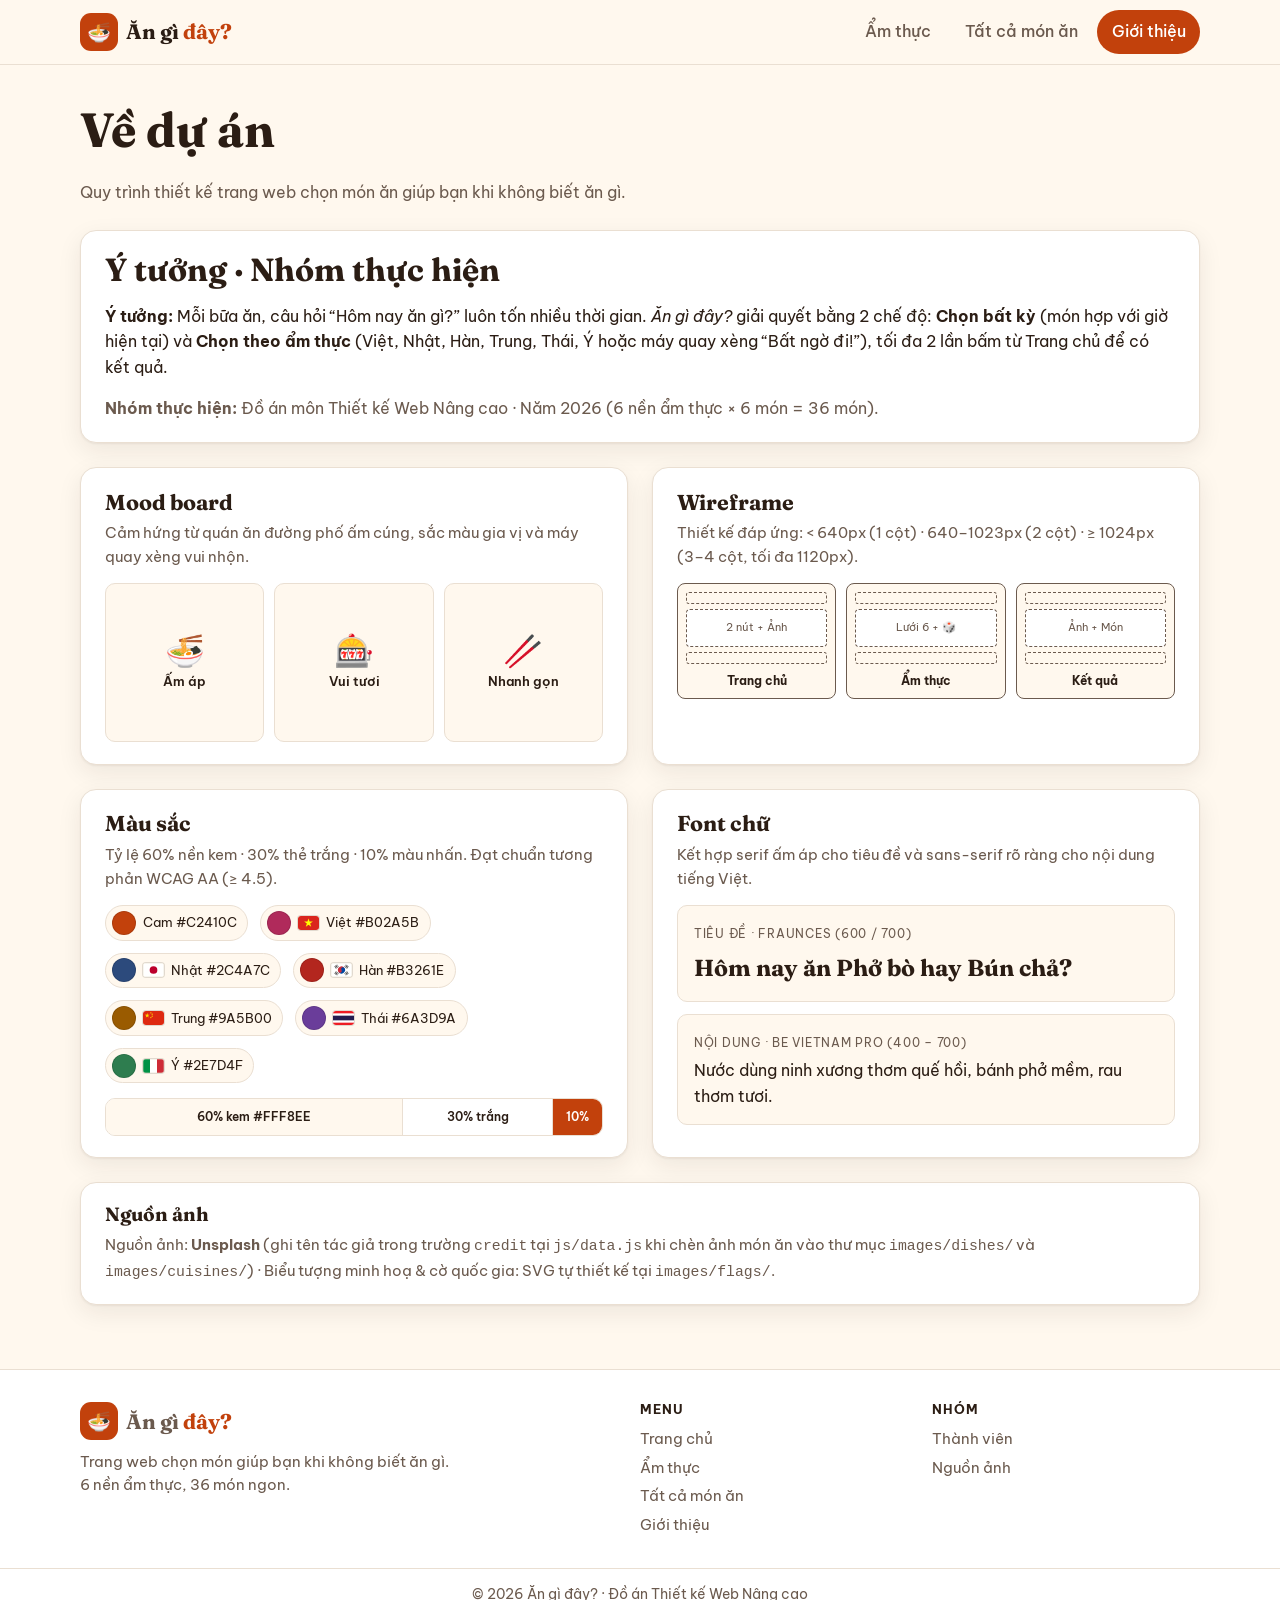
<file: about.html>
<!DOCTYPE html>
<html lang="vi">
<head>
  <meta charset="UTF-8">
  <meta name="viewport" content="width=device-width, initial-scale=1.0">
  <title>Giới thiệu — Ăn gì đây?</title>
  <meta name="description" content="Về dự án Ăn gì đây?: ý tưởng, nhóm thực hiện, mood board, wireframe, bảng màu, font chữ và nguồn ảnh.">
  <link rel="icon" href="images/logo.svg" type="image/svg+xml">
  <link rel="preconnect" href="https://fonts.googleapis.com">
  <link rel="preconnect" href="https://fonts.gstatic.com" crossorigin>
  <link href="https://fonts.googleapis.com/css2?family=Be+Vietnam+Pro:wght@400;500;600;700&family=Fraunces:opsz,wght@9..144,600;9..144,700&display=swap" rel="stylesheet">
  <link rel="stylesheet" href="css/themes.css">
  <link rel="stylesheet" href="css/style.css">
</head>
<body data-page="about">
  <a class="skip-link" href="#main">Bỏ qua đến nội dung chính</a>

  <!-- Header dùng chung -->
  <header class="site-header" data-site-header></header>

  <main id="main">
    <div class="container">
      <header class="page-head">
        <h1>Về dự án</h1>
        <p>Quy trình thiết kế trang web chọn món ăn giúp bạn khi không biết ăn gì.</p>
      </header>

      <!-- ===== Ý TƯỞNG · NHÓM ===== -->
      <section class="about-lead card" id="nhom">
        <h2>Ý tưởng · Nhóm thực hiện</h2>
        <p>
          <strong>Ý tưởng:</strong> Mỗi bữa ăn, câu hỏi “Hôm nay ăn gì?” luôn tốn nhiều thời gian.
          <em>Ăn gì đây?</em> giải quyết bằng 2 chế độ: <strong>Chọn bất kỳ</strong> (món hợp với giờ hiện tại)
          và <strong>Chọn theo ẩm thực</strong> (Việt, Nhật, Hàn, Trung, Thái, Ý hoặc máy quay xèng “Bất ngờ đi!”),
          tối đa 2 lần bấm từ Trang chủ để có kết quả.
        </p>
        <p>
          <strong>Nhóm thực hiện:</strong> Đồ án môn Thiết kế Web Nâng cao · Năm 2026 (6 nền ẩm thực × 6 món = 36 món).
        </p>
      </section>

      <!-- ===== LƯỚI 2×2 TRÊN MÁY TÍNH / 1 CỘT TRÊN ĐIỆN THOẠI ===== -->
      <div class="about-grid">
        <!-- 1. Mood board -->
        <section class="about-box card" id="mood-board">
          <h2>Mood board</h2>
          <p>Cảm hứng từ quán ăn đường phố ấm cúng, sắc màu gia vị và máy quay xèng vui nhộn.</p>
          <div class="mood-thumbs">
            <div class="mood-thumb">
              <span aria-hidden="true">🍜</span>
              Ấm áp
            </div>
            <div class="mood-thumb">
              <span aria-hidden="true">🎰</span>
              Vui tươi
            </div>
            <div class="mood-thumb">
              <span aria-hidden="true">🥢</span>
              Nhanh gọn
            </div>
          </div>
        </section>

        <!-- 2. Wireframe -->
        <section class="about-box card" id="wireframe">
          <h2>Wireframe</h2>
          <p>Thiết kế đáp ứng: &lt; 640px (1 cột) · 640–1023px (2 cột) · ≥ 1024px (3–4 cột, tối đa 1120px).</p>
          <div class="wf-mini-grid" aria-label="Sơ đồ wireframe thu nhỏ">
            <div class="wf-mini">
              <div class="wf-mini__bar"></div>
              <div class="wf-mini__block">2 nút + Ảnh</div>
              <div class="wf-mini__bar"></div>
              <strong>Trang chủ</strong>
            </div>
            <div class="wf-mini">
              <div class="wf-mini__bar"></div>
              <div class="wf-mini__block">Lưới 6 + 🎲</div>
              <div class="wf-mini__bar"></div>
              <strong>Ẩm thực</strong>
            </div>
            <div class="wf-mini">
              <div class="wf-mini__bar"></div>
              <div class="wf-mini__block">Ảnh + Món</div>
              <div class="wf-mini__bar"></div>
              <strong>Kết quả</strong>
            </div>
          </div>
        </section>

        <!-- 3. Màu sắc -->
        <section class="about-box card" id="mau-sac">
          <h2>Màu sắc</h2>
          <p>Tỷ lệ 60% nền kem · 30% thẻ trắng · 10% màu nhấn. Đạt chuẩn tương phản WCAG AA (≥ 4.5).</p>
          <ul class="color-dots" aria-label="Bảng màu chủ đề">
            <li class="color-dot"><span class="color-dot__circle" style="--c:#C2410C"></span>Cam #C2410C</li>
            <li class="color-dot"><span class="color-dot__circle" style="--c:#B02A5B"></span><img class="flag-icon" src="images/flags/viet.svg" alt="Việt Nam">Việt #B02A5B</li>
            <li class="color-dot"><span class="color-dot__circle" style="--c:#2C4A7C"></span><img class="flag-icon" src="images/flags/nhat.svg" alt="Nhật Bản">Nhật #2C4A7C</li>
            <li class="color-dot"><span class="color-dot__circle" style="--c:#B3261E"></span><img class="flag-icon" src="images/flags/han.svg" alt="Hàn Quốc">Hàn #B3261E</li>
            <li class="color-dot"><span class="color-dot__circle" style="--c:#9A5B00"></span><img class="flag-icon" src="images/flags/trung.svg" alt="Trung Hoa">Trung #9A5B00</li>
            <li class="color-dot"><span class="color-dot__circle" style="--c:#6A3D9A"></span><img class="flag-icon" src="images/flags/thai.svg" alt="Thái Lan">Thái #6A3D9A</li>
            <li class="color-dot"><span class="color-dot__circle" style="--c:#2E7D4F"></span><img class="flag-icon" src="images/flags/y.svg" alt="Ý">Ý #2E7D4F</li>
          </ul>
          <div class="ratio-bar" aria-label="60% nền kem, 30% thẻ trắng, 10% màu nhấn">
            <span>60% kem #FFF8EE</span><span>30% trắng</span><span>10%</span>
          </div>
        </section>

        <!-- 4. Font chữ -->
        <section class="about-box card" id="font-chu">
          <h2>Font chữ</h2>
          <p>Kết hợp serif ấm áp cho tiêu đề và sans-serif rõ ràng cho nội dung tiếng Việt.</p>
          <div class="font-pair">
            <div class="font-card">
              <span class="font-card__label">Tiêu đề · Fraunces (600 / 700)</span>
              <p class="font-card__sample--display">Hôm nay ăn Phở bò hay Bún chả?</p>
            </div>
            <div class="font-card">
              <span class="font-card__label">Nội dung · Be Vietnam Pro (400 – 700)</span>
              <p class="font-card__sample--body">Nước dùng ninh xương thơm quế hồi, bánh phở mềm, rau thơm tươi.</p>
            </div>
          </div>
        </section>
      </div>

      <!-- ===== NGUỒN ẢNH ===== -->
      <section class="credits-box card" id="nguon-anh">
        <h2>Nguồn ảnh</h2>
        <p>
          Nguồn ảnh: <strong>Unsplash</strong> (ghi tên tác giả trong trường <code>credit</code> tại <code>js/data.js</code> khi chèn ảnh món ăn vào thư mục <code>images/dishes/</code> và <code>images/cuisines/</code>) · Biểu tượng minh hoạ &amp; cờ quốc gia: SVG tự thiết kế tại <code>images/flags/</code>.
        </p>
      </section>
    </div>
  </main>

  <!-- Footer dùng chung -->
  <footer class="site-footer" data-site-footer></footer>

  <script src="js/data.js"></script>
  <script src="js/main.js"></script>
</body>
</html>
</file>
<file: css/themes.css>
/* =========================================================
   THEMES.CSS — Biến màu & chủ đề theo nền ẩm thực (Thẻ 2)
   Quy tắc: 60% nền kem · 30% thẻ trắng · 10% màu nhấn
   Mỗi trang chỉ dùng 1 màu nhấn duy nhất (--accent).
   ========================================================= */

:root {
  --bg: #FFF8EE;        /* Nền kem ấm */
  --surface: #FFFFFF;   /* Nền thẻ */
  --ink: #2B1D14;       /* Chữ chính, nâu đậm */
  --muted: #6B5A4E;     /* Chữ phụ */
  --line: #EADFD2;      /* Viền */
  --brand: #C2410C;     /* Cam: logo, nút chính ở Trang chủ */
  --accent: var(--brand);
  --accent-soft: color-mix(in srgb, var(--accent) 10%, var(--bg));
  --accent-strong: color-mix(in srgb, var(--accent) 82%, #000);

  /* Font chữ (Fraunces + Be Vietnam Pro) */
  --font-body: "Be Vietnam Pro", system-ui, -apple-system, "Segoe UI", sans-serif;
  --font-display: "Fraunces", "Lora", Georgia, "Times New Roman", serif;

  /* Kích thước & bo góc */
  --radius-sm: 10px;
  --radius: 16px;
  --radius-lg: 24px;
  --shadow: 0 1px 2px rgb(43 29 20 / 6%), 0 8px 24px rgb(43 29 20 / 8%);
  --shadow-lg: 0 4px 10px rgb(43 29 20 / 10%), 0 20px 44px rgb(43 29 20 / 14%);
  --container: 1120px;
}

/* Chủ đề theo nền ẩm thực */
[data-cuisine="viet"]  { --accent: #B02A5B; } /* Hồng sen */
[data-cuisine="nhat"]  { --accent: #2C4A7C; } /* Xanh chàm */
[data-cuisine="han"]   { --accent: #B3261E; } /* Đỏ tương ớt gochujang */
[data-cuisine="trung"] { --accent: #9A5B00; } /* Vàng hổ phách */
[data-cuisine="thai"]  { --accent: #6A3D9A; } /* Tím hoa đậu biếc */
[data-cuisine="y"]     { --accent: #2E7D4F; } /* Xanh húng quế */

[data-cuisine] {
  --accent-soft: color-mix(in srgb, var(--accent) 10%, var(--bg));
  --accent-strong: color-mix(in srgb, var(--accent) 82%, #000);
}
</file>
<file: css/style.css>
/* =========================================================
   STYLE.CSS — Bố cục & thành phần dùng chung
   Điểm ngắt: < 640px (1 cột) · 640–1023px (2 cột) · ≥ 1024px (3–4 cột)
   Nội dung rộng tối đa 1120px.
   ========================================================= */

/* ---------- Reset & nền tảng ---------- */
*, *::before, *::after { box-sizing: border-box; }
[hidden] { display: none !important; }
html { scroll-behavior: smooth; }

body {
  margin: 0;
  min-height: 100vh;
  display: flex;
  flex-direction: column;
  background: var(--bg);
  color: var(--ink);
  font-family: var(--font-body);
  font-size: 1rem;
  line-height: 1.6;
  -webkit-font-smoothing: antialiased;
}

/* Trang Kết quả dùng nền màu nhạt của ẩm thực */
body[data-page="result"][data-cuisine] {
  background: var(--accent-soft);
}

main { flex: 1; }
img, svg { max-width: 100%; display: block; }
a { color: var(--accent); }

h1, h2, h3, h4 {
  font-family: var(--font-display);
  line-height: 1.2;
  margin: 0 0 .45em;
  color: var(--ink);
}

h1 { font-size: clamp(1.85rem, 4.2vw, 3rem); }
h2 { font-size: clamp(1.375rem, 2.6vw, 2rem); }
h3 { font-size: 1.2rem; }
p { margin: 0 0 1em; }

:focus-visible {
  outline: 3px solid var(--accent);
  outline-offset: 3px;
  border-radius: 6px;
}

.container {
  width: min(100% - 2rem, var(--container));
  margin-inline: auto;
}

.visually-hidden {
  position: absolute !important;
  width: 1px; height: 1px;
  overflow: hidden;
  clip: rect(0 0 0 0);
  white-space: nowrap;
}

.skip-link {
  position: absolute;
  left: 1rem; top: -100px;
  padding: .5rem 1rem;
  background: var(--ink);
  color: #fff;
  border-radius: var(--radius-sm);
  z-index: 100;
}
.skip-link:focus { top: 1rem; }

/* ---------- Khung ảnh có emoji thay thế ---------- */
.media {
  position: relative;
  display: grid;
  place-items: center;
  overflow: hidden;
  border-radius: var(--radius-sm);
  background: var(--accent-soft);
  aspect-ratio: 4 / 3;
}
.media__emoji {
  font-size: 3.5rem;
  line-height: 1;
  user-select: none;
  transition: transform .3s ease;
}
.media img {
  position: absolute;
  inset: 0;
  width: 100%;
  height: 100%;
  object-fit: cover;
}
.media.is-fallback img { display: none; }

/* ---------- Header & menu [=] trên điện thoại ---------- */
.site-header {
  position: sticky;
  top: 0;
  z-index: 50;
  background: color-mix(in srgb, var(--bg) 92%, transparent);
  backdrop-filter: blur(10px);
  border-bottom: 1px solid var(--line);
}

.site-header .container {
  display: flex;
  align-items: center;
  justify-content: space-between;
  gap: 1rem;
  min-height: 64px;
}

.logo {
  display: inline-flex;
  align-items: center;
  gap: .5rem;
  font-family: var(--font-display);
  font-weight: 700;
  font-size: 1.3rem;
  color: var(--ink);
  text-decoration: none;
}
.logo__icon {
  display: grid;
  place-items: center;
  width: 38px; height: 38px;
  border-radius: 11px;
  background: var(--brand);
  font-size: 1.2rem;
}
.logo__text span { color: var(--brand); }

/* Nút [=] trên điện thoại (< 640px) */
.nav-toggle {
  display: inline-flex;
  align-items: center;
  justify-content: center;
  width: 42px; height: 42px;
  padding: 0;
  border: 1px solid var(--line);
  border-radius: var(--radius-sm);
  background: var(--surface);
  color: var(--ink);
  cursor: pointer;
}
.nav-toggle__bars {
  position: relative;
  width: 18px; height: 2px;
  background: currentColor;
  transition: background .2s;
}
.nav-toggle__bars::before,
.nav-toggle__bars::after {
  content: "";
  position: absolute;
  left: 0;
  width: 18px; height: 2px;
  background: currentColor;
  transition: transform .2s, top .2s;
}
.nav-toggle__bars::before { top: -6px; }
.nav-toggle__bars::after  { top: 6px; }

.site-header.nav-open .nav-toggle__bars { background: transparent; }
.site-header.nav-open .nav-toggle__bars::before { top: 0; transform: rotate(45deg); }
.site-header.nav-open .nav-toggle__bars::after  { top: 0; transform: rotate(-45deg); }

.main-nav {
  display: none;
  position: absolute;
  top: 100%; left: 0; right: 0;
  padding: .75rem 1rem 1rem;
  background: var(--surface);
  border-bottom: 1px solid var(--line);
  box-shadow: var(--shadow);
}
.site-header.nav-open .main-nav { display: block; }

.main-nav ul {
  display: flex;
  flex-direction: column;
  gap: .25rem;
  margin: 0;
  padding: 0;
  list-style: none;
}
.main-nav a {
  display: block;
  padding: .55rem .9rem;
  border-radius: 999px;
  color: var(--muted);
  font-weight: 500;
  text-decoration: none;
}
.main-nav a:hover { background: var(--accent-soft); color: var(--ink); }
.main-nav a[aria-current="page"] {
  background: var(--accent);
  color: #fff;
}

@media (min-width: 640px) {
  .nav-toggle { display: none; }
  .main-nav {
    display: block;
    position: static;
    padding: 0;
    background: transparent;
    border: 0;
    box-shadow: none;
  }
  .main-nav ul {
    flex-direction: row;
    gap: .3rem;
  }
}

/* ---------- Footer dùng chung ---------- */
.site-footer {
  margin-top: 4rem;
  border-top: 1px solid var(--line);
  background: var(--surface);
  color: var(--muted);
  font-size: .925rem;
}
.site-footer .container {
  display: grid;
  grid-template-columns: 1fr;
  gap: 1.5rem;
  padding-block: 2rem;
}
.site-footer p { margin: .6rem 0 0; max-width: 380px; }
.site-footer h4 {
  font-family: var(--font-body);
  font-size: .8rem;
  text-transform: uppercase;
  letter-spacing: .08em;
  color: var(--ink);
  margin-bottom: .6rem;
}
.site-footer ul { list-style: none; margin: 0; padding: 0; }
.site-footer li + li { margin-top: .3rem; }
.site-footer a { color: var(--muted); text-decoration: none; }
.site-footer a:hover { color: var(--accent); text-decoration: underline; }
.footer-bottom {
  border-top: 1px solid var(--line);
  padding-block: .9rem;
  text-align: center;
  font-size: .85rem;
}

@media (min-width: 640px) {
  .site-footer .container { grid-template-columns: 2fr 1fr 1fr; }
}

/* ---------- Nút & Nhãn ---------- */
.btn {
  display: inline-flex;
  align-items: center;
  justify-content: center;
  gap: .5rem;
  padding: .85rem 1.4rem;
  border: 2px solid transparent;
  border-radius: 999px;
  font: inherit;
  font-weight: 600;
  text-decoration: none;
  cursor: pointer;
  transition: transform .15s, box-shadow .2s, background .2s, color .2s;
}
.btn:hover:not(:disabled) { transform: translateY(-2px); }
.btn:active:not(:disabled) { transform: translateY(0); }
.btn:disabled { opacity: .55; cursor: not-allowed; }

.btn--primary { background: var(--accent); color: #fff; box-shadow: var(--shadow); }
.btn--primary:hover:not(:disabled) { background: var(--accent-strong); box-shadow: var(--shadow-lg); }

.btn--outline { border-color: var(--accent); color: var(--accent); background: var(--surface); }
.btn--outline:hover:not(:disabled) { background: var(--accent-soft); }

.tag {
  display: inline-flex;
  align-items: center;
  gap: .25rem;
  padding: .25rem .7rem;
  border: 1px solid var(--line);
  border-radius: 999px;
  background: var(--surface);
  color: var(--muted);
  font-size: .8125rem;
  font-weight: 500;
}

.card {
  background: var(--surface);
  border: 1px solid var(--line);
  border-radius: var(--radius);
  box-shadow: var(--shadow);
}

.page-head {
  padding-block: 2.25rem 1.5rem;
}
.page-head p {
  max-width: 620px;
  color: var(--muted);
  margin: 0;
}

.section { padding-block: 2.25rem; }

/* =========================================================
   1. TRANG CHỦ — Wireframe: Cột trái (lời chào + 2 nút), Cột phải (ảnh món lớn)
   Trên điện thoại (< 640px): 1 cột, lời chào → 2 nút → ảnh món ăn lớn
   ========================================================= */
.home-hero {
  padding-block: 2rem 2.5rem;
}

.home-hero__grid {
  display: grid;
  grid-template-columns: 1fr;
  gap: 1.75rem;
  align-items: center;
}

.home-greeting {
  display: inline-flex;
  align-items: center;
  gap: .5rem;
  padding: .4rem .9rem;
  border: 1px solid var(--line);
  border-radius: 999px;
  background: var(--surface);
  color: var(--accent);
  font-weight: 600;
  font-size: .925rem;
  margin-bottom: .9rem;
}

.home-hero__sub {
  font-size: 1.125rem;
  color: var(--muted);
  margin-bottom: 1.5rem;
}

.home-actions {
  display: flex;
  flex-direction: column;
  gap: .85rem;
  max-width: 420px;
}

.home-cta {
  display: flex;
  align-items: center;
  justify-content: space-between;
  gap: 1rem;
  padding: 1.1rem 1.35rem;
  border: 2px solid var(--line);
  border-radius: var(--radius);
  background: var(--surface);
  color: var(--ink);
  text-decoration: none;
  font-weight: 700;
  box-shadow: var(--shadow);
  transition: transform .2s, border-color .2s, box-shadow .2s;
}
.home-cta:hover {
  transform: translateY(-3px);
  border-color: var(--accent);
  box-shadow: var(--shadow-lg);
}
.home-cta__left {
  display: flex;
  align-items: center;
  gap: .85rem;
}
.home-cta__icon {
  display: grid;
  place-items: center;
  width: 46px; height: 46px;
  border-radius: 12px;
  background: var(--accent-soft);
  font-size: 1.5rem;
}
.home-cta__title {
  display: block;
  font-family: var(--font-display);
  font-size: 1.15rem;
  letter-spacing: .02em;
}
.home-cta__desc {
  display: block;
  font-size: .85rem;
  font-weight: 400;
  color: var(--muted);
}
.home-cta--primary {
  background: var(--accent);
  border-color: var(--accent);
  color: #fff;
}
.home-cta--primary .home-cta__icon { background: rgb(255 255 255 / 18%); }
.home-cta--primary .home-cta__desc { color: rgb(255 255 255 / 88%); }
.home-cta--primary:hover { background: var(--accent-strong); border-color: var(--accent-strong); }

/* Khung ảnh món ăn lớn ở Trang chủ */
.hero-showcase {
  position: relative;
  border-radius: var(--radius-lg);
  overflow: hidden;
  border: 2px solid var(--line);
  background: var(--surface);
  box-shadow: var(--shadow-lg);
  padding: 1.25rem;
}
.hero-showcase__media {
  aspect-ratio: 4 / 3;
  border-radius: var(--radius);
  background:
    radial-gradient(circle at 30% 25%, #FFE8CC, var(--bg) 70%);
}
.hero-showcase__media .media__emoji {
  font-size: clamp(4.5rem, 10vw, 7rem);
}
.hero-showcase__caption {
  display: flex;
  align-items: center;
  justify-content: space-between;
  gap: .75rem;
  padding-top: .9rem;
  font-size: .9rem;
  color: var(--muted);
}
.hero-showcase__caption strong { color: var(--ink); }

@media (min-width: 1024px) {
  .home-hero__grid {
    grid-template-columns: 1.05fr 1fr;
    gap: 3rem;
  }
}

/* Dải bữa ăn theo giờ */
.meal-strip {
  display: grid;
  grid-template-columns: 1fr;
  gap: .85rem;
}
@media (min-width: 640px) {
  .meal-strip { grid-template-columns: repeat(2, 1fr); }
}
@media (min-width: 1024px) {
  .meal-strip { grid-template-columns: repeat(4, 1fr); }
}

.meal {
  padding: 1.1rem;
  border: 1px solid var(--line);
  border-radius: var(--radius);
  background: var(--surface);
  text-align: center;
}
.meal__icon { font-size: 1.75rem; }
.meal__name { display: block; font-weight: 700; margin-top: .2rem; }
.meal__time { color: var(--muted); font-size: .85rem; }
.meal.is-now {
  border: 2px solid var(--accent);
  background: var(--accent-soft);
  position: relative;
}
.meal.is-now::after {
  content: "Hiện tại";
  position: absolute;
  top: -.65rem; left: 50%;
  transform: translateX(-50%);
  padding: .1rem .6rem;
  border-radius: 999px;
  background: var(--accent);
  color: #fff;
  font-size: .72rem;
  font-weight: 600;
}

/* =========================================================
   2. TRANG ẨM THỰC — Lưới thẻ + Máy quay xèng "Bất ngờ đi!"
   Wireframe:
   - Điện thoại: 2 cột thẻ ẩm thực, thẻ BẤT NGỜ ĐI! chiếm trọn hàng dưới
   - Máy tính (≥ 1024px): 4 cột; hàng 1 gồm 4 ẩm thực, hàng 2 gồm 2 ẩm thực + BẤT NGỜ ĐI! (span 2)
   ========================================================= */
.cuisine-grid {
  display: grid;
  grid-template-columns: repeat(2, 1fr);
  gap: 1rem;
}

@media (min-width: 1024px) {
  .cuisine-grid {
    grid-template-columns: repeat(4, 1fr);
    gap: 1.25rem;
  }
}

.cuisine-card {
  position: relative;
  display: flex;
  flex-direction: column;
  border: 2px solid var(--accent);
  border-radius: var(--radius);
  background: var(--surface);
  color: var(--ink);
  text-decoration: none;
  overflow: hidden;
  box-shadow: var(--shadow);
  transition: transform .2s, box-shadow .2s;
}
.cuisine-card:hover {
  transform: translateY(-4px);
  box-shadow: var(--shadow-lg);
}
.cuisine-card__media {
  border-radius: 0;
  aspect-ratio: 16 / 10;
}
.cuisine-card__media .media__emoji { font-size: 2.75rem; }
.cuisine-card:hover .media__emoji { transform: scale(1.1); }

.cuisine-card__body {
  display: flex;
  flex-direction: column;
  flex: 1;
  padding: .9rem 1rem 1rem;
}
.cuisine-card__top {
  display: flex;
  align-items: center;
  justify-content: space-between;
  gap: .5rem;
  margin-bottom: .25rem;
}
.cuisine-card__top h3 { margin: 0; font-size: 1.125rem; }
.cuisine-card__flag { font-size: 1.35rem; }
.cuisine-card p {
  color: var(--muted);
  font-size: .875rem;
  flex: 1;
  margin-bottom: .75rem;
}
.cuisine-card__foot {
  display: flex;
  align-items: center;
  justify-content: space-between;
  padding-top: .6rem;
  border-top: 1px dashed var(--line);
  font-size: .8125rem;
  color: var(--muted);
}
.cuisine-card__cta { color: var(--accent); font-weight: 700; }

/* Thẻ BẤT NGỜ ĐI! */
.cuisine-card--surprise {
  grid-column: 1 / -1;
  flex-direction: row;
  align-items: center;
  justify-content: space-between;
  flex-wrap: wrap;
  gap: 1rem;
  padding: 1.35rem 1.5rem;
  border-color: var(--brand);
  background:
    radial-gradient(circle at 15% 20%, rgb(255 255 255 / 15%) 0 22%, transparent 23%),
    var(--brand);
  color: #fff;
  text-align: left;
  font: inherit;
  cursor: pointer;
}
@media (min-width: 1024px) {
  .cuisine-card--surprise { grid-column: span 2; }
}
.cuisine-card--surprise h3 { color: #fff; margin: 0 0 .2rem; font-size: 1.35rem; }
.cuisine-card--surprise p { color: rgb(255 255 255 / 90%); margin: 0; font-size: .925rem; }
.cuisine-card__surprise-text { flex: 1 1 200px; }
.cuisine-card--surprise .dice { font-size: 2.75rem; line-height: 1; }
.cuisine-card--surprise .btn {
  background: #fff;
  color: var(--brand);
  padding: .65rem 1.15rem;
}

/* ---------- Hộp thoại Máy quay xèng "Bất ngờ đi!" (Hiệu ứng B) ---------- */
.slot-modal {
  position: fixed;
  inset: 0;
  z-index: 100;
  display: grid;
  place-items: center;
  padding: 1rem;
  background: rgb(43 29 20 / 60%);
  backdrop-filter: blur(4px);
}

.slot-dialog {
  position: relative;
  width: min(100%, 540px);
  padding: 1.5rem;
  border: 3px solid var(--accent);
  border-radius: var(--radius-lg);
  background: var(--surface);
  box-shadow: var(--shadow-lg);
  text-align: center;
  transition: border-color .35s, background-color .35s;
}
.slot-dialog[data-cuisine] {
  background: var(--accent-soft);
}

.slot-dialog__close {
  position: absolute;
  top: .85rem; right: .85rem;
  width: 36px; height: 36px;
  border: 1px solid var(--line);
  border-radius: 50%;
  background: var(--surface);
  color: var(--ink);
  font-size: 1.1rem;
  cursor: pointer;
}

.slot-dialog__title {
  margin: 0 0 .25rem;
  color: var(--accent);
  font-size: 1.5rem;
  letter-spacing: .04em;
}
.slot-dialog__status {
  margin: 0 0 1rem;
  color: var(--muted);
  font-size: .925rem;
  min-height: 1.5em;
}

.slot-reels {
  display: grid;
  grid-template-columns: 1fr 1fr;
  gap: .75rem;
  margin-bottom: 1.1rem;
}

.slot-col__label {
  display: block;
  margin-top: .4rem;
  font-size: .8rem;
  color: var(--muted);
  font-weight: 600;
}

.slot-window {
  --item-h: 52px;
  position: relative;
  height: calc(var(--item-h) * 3);
  overflow: hidden;
  border: 2px solid var(--accent);
  border-radius: var(--radius-sm);
  background: var(--surface);
}

/* Khung chọn ở giữa (> ... <) */
.slot-window__frame {
  position: absolute;
  left: 0; right: 0;
  top: var(--item-h);
  height: var(--item-h);
  border-block: 2px solid var(--accent);
  background: color-mix(in srgb, var(--accent) 12%, transparent);
  pointer-events: none;
  display: flex;
  align-items: center;
  justify-content: space-between;
  padding-inline: .4rem;
  color: var(--accent);
  font-weight: 700;
}

/* Nháy 2 lần trong 400ms khi trúng */
.slot-dialog.is-blinking .slot-window__frame {
  animation: frameBlink .2s ease-in-out 2;
}
@keyframes frameBlink {
  0%, 100% { background: color-mix(in srgb, var(--accent) 12%, transparent); }
  50%      { background: color-mix(in srgb, var(--accent) 42%, transparent); }
}

.slot-strip {
  margin: 0;
  padding: 0;
  list-style: none;
  will-change: transform;
}

.slot-item {
  display: flex;
  align-items: center;
  justify-content: center;
  gap: .35rem;
  height: 52px;
  padding-inline: .75rem;
  font-weight: 600;
  font-size: .95rem;
  color: var(--muted);
  white-space: nowrap;
  overflow: hidden;
  text-overflow: ellipsis;
}
.slot-item.is-selected {
  color: var(--ink);
  font-weight: 700;
}

.slot-dialog__spin {
  min-width: 180px;
}

/* =========================================================
   3. TRANG KẾT QUẢ — Wireframe: Cột trái (ảnh món), Cột phải (thông tin + 2 nút)
   Hiệu ứng A:
   - Trong lúc quay (.is-spinning): ẩn 2 nút
   - Khi dừng (.is-bounce): thẻ nảy nhẹ scale 0.96 → 1.03 → 1 trong 300ms
   ========================================================= */
.result-page { padding-block: 2rem 3rem; }

.mode-indicator {
  display: flex;
  flex-wrap: wrap;
  gap: .45rem;
  margin-bottom: 1.25rem;
}

.result-card {
  display: grid;
  grid-template-columns: 1fr;
  gap: 1.5rem;
  padding: 1.25rem;
  border-radius: var(--radius-lg);
  border: 2px solid var(--accent);
  transform-origin: center;
}

@media (min-width: 640px) {
  .result-card {
    grid-template-columns: 1fr 1.15fr;
    gap: 2rem;
    padding: 2rem;
    align-items: center;
  }
}

.result-card__media {
  aspect-ratio: 4 / 3;
  border-radius: var(--radius);
}
.result-card__media .media__emoji {
  font-size: clamp(4rem, 8vw, 6rem);
}

.result-card__meta {
  color: var(--accent);
  font-size: .85rem;
  font-weight: 700;
  letter-spacing: .08em;
  text-transform: uppercase;
  margin-bottom: .35rem;
}

.result-card__name {
  font-size: clamp(1.85rem, 4vw, 2.65rem);
  margin: 0 0 .5rem;
  min-height: 1.2em;
}

.result-card__desc {
  color: var(--muted);
  font-size: 1.025rem;
  margin-bottom: 1.1rem;
}

.dish-facts {
  display: grid;
  grid-template-columns: repeat(3, 1fr);
  gap: .6rem;
  margin: 0 0 1.35rem;
  padding: 0;
  list-style: none;
}
.dish-facts li {
  padding: .65rem .5rem;
  border-radius: var(--radius-sm);
  background: var(--accent-soft);
  text-align: center;
  font-size: .8rem;
  color: var(--muted);
}
.dish-facts strong { display: block; color: var(--ink); font-size: .925rem; }

.dish-actions {
  display: flex;
  flex-direction: column;
  gap: .7rem;
}
@media (min-width: 640px) {
  .dish-actions { flex-direction: row; flex-wrap: wrap; }
}

/* Trong lúc quay: ẩn 2 nút và thông số phụ */
.result-card.is-spinning .dish-actions,
.result-card.is-spinning .dish-facts {
  visibility: hidden;
  pointer-events: none;
}

/* Hiệu ứng nảy nhẹ: scale 0.96 → 1.03 → 1 trong 300ms */
.result-card.is-bounce {
  animation: resultBounce 300ms ease-out;
}
@keyframes resultBounce {
  0%   { transform: scale(0.96); }
  60%  { transform: scale(1.03); }
  100% { transform: scale(1); }
}

/* Thông báo khi không tìm thấy món */
.empty-state {
  max-width: 520px;
  margin: 2rem auto;
  padding: 2rem;
  text-align: center;
}
.empty-state__icon { font-size: 3rem; margin-bottom: .5rem; }

.related { margin-top: 2.5rem; }
.related__list {
  display: grid;
  grid-template-columns: repeat(2, 1fr);
  gap: .75rem;
  margin: 0;
  padding: 0;
  list-style: none;
}
@media (min-width: 640px) {
  .related__list { grid-template-columns: repeat(3, 1fr); }
}
@media (min-width: 1024px) {
  .related__list { grid-template-columns: repeat(5, 1fr); }
}
.related__list a {
  display: flex;
  align-items: center;
  gap: .5rem;
  padding: .7rem .9rem;
  border: 1px solid var(--line);
  border-radius: var(--radius-sm);
  background: var(--surface);
  color: var(--ink);
  font-weight: 600;
  text-decoration: none;
}
.related__list a:hover { border-color: var(--accent); }

/* =========================================================
   4. TRANG TẤT CẢ MÓN ĂN — Lọc + Lưới 1 / 2 / 4 cột
   Wireframe:
   - Điện thoại (< 640px): Ẩm thực là dropdown [Tất cả v], Bữa là nút pill; lưới 1 cột
   - Tablet (640–1023px): lưới 2 cột
   - Máy tính (≥ 1024px): lưới 4 cột
   ========================================================= */
.filters-bar {
  display: grid;
  gap: .85rem;
  padding: 1.1rem 1.25rem;
  margin-bottom: 1.5rem;
}

.filter-row {
  display: flex;
  align-items: center;
  flex-wrap: wrap;
  gap: .5rem;
}

.filter-row__label {
  min-width: 78px;
  font-weight: 700;
  font-size: .9rem;
}

.filter-select {
  flex: 1;
  max-width: 240px;
  padding: .5rem .8rem;
  border: 1px solid var(--line);
  border-radius: var(--radius-sm);
  background: var(--bg);
  color: var(--ink);
  font: inherit;
  font-weight: 500;
}

.filter-pills {
  display: flex;
  flex-wrap: wrap;
  gap: .4rem;
}

/* Trên điện thoại: hiện select ẩm thực, ẩn dải pill ẩm thực.
   Từ 640px trở lên: ẩn select, hiện dải pill ẩm thực */
.filter-pills--cuisine { display: none; }
@media (min-width: 640px) {
  .filter-select { display: none; }
  .filter-pills--cuisine { display: flex; }
}

.filter-pill {
  padding: .38rem .85rem;
  border: 1px solid var(--line);
  border-radius: 999px;
  background: var(--bg);
  color: var(--muted);
  font: inherit;
  font-size: .875rem;
  font-weight: 500;
  cursor: pointer;
  transition: background .15s, color .15s, border-color .15s;
}
.filter-pill:hover { border-color: var(--accent); color: var(--ink); }
.filter-pill.is-active {
  border-color: var(--accent);
  background: var(--accent);
  color: #fff;
}

.dish-grid {
  display: grid;
  grid-template-columns: 1fr;
  gap: 1rem;
  margin: 0;
  padding: 0;
  list-style: none;
}
@media (min-width: 640px) {
  .dish-grid { grid-template-columns: repeat(2, 1fr); }
}
@media (min-width: 1024px) {
  .dish-grid { grid-template-columns: repeat(4, 1fr); gap: 1.25rem; }
}

.dish-card {
  display: flex;
  align-items: center;
  gap: .9rem;
  height: 100%;
  padding: .85rem;
  border: 1px solid var(--line);
  border-radius: var(--radius);
  background: var(--surface);
  color: var(--ink);
  text-decoration: none;
  box-shadow: var(--shadow);
  transition: transform .2s, border-color .2s, box-shadow .2s;
}
.dish-card:hover {
  transform: translateY(-3px);
  border-color: var(--accent);
  box-shadow: var(--shadow-lg);
}
.dish-card__media {
  width: 78px;
  height: 78px;
  flex: none;
  aspect-ratio: 1;
}
.dish-card__media .media__emoji { font-size: 2.25rem; }

@media (min-width: 640px) {
  .dish-card {
    flex-direction: column;
    align-items: stretch;
    padding: 1rem;
  }
  .dish-card__media {
    width: 100%;
    height: auto;
    aspect-ratio: 4 / 3;
  }
  .dish-card__media .media__emoji { font-size: 3rem; }
}

.dish-card__body h3 {
  margin: 0 0 .2rem;
  font-size: 1.075rem;
}
.dish-card__meta {
  margin: 0;
  color: var(--muted);
  font-size: .85rem;
}

/* =========================================================
   5. TRANG GIỚI THIỆU — Wireframe: Lưới 2×2 trên máy tính, 1 cột trên điện thoại
   (Mood board · Wireframe · Màu sắc · Font chữ) + Nguồn ảnh cuối trang
   ========================================================= */
.about-lead {
  padding: 1.25rem 1.5rem;
  margin-bottom: 1.5rem;
}
.about-lead p:last-child { margin-bottom: 0; color: var(--muted); }

.about-grid {
  display: grid;
  grid-template-columns: 1fr;
  gap: 1.25rem;
}
@media (min-width: 1024px) {
  .about-grid {
    grid-template-columns: repeat(2, 1fr);
    gap: 1.5rem;
  }
}

.about-box {
  padding: 1.35rem 1.5rem;
}
.about-box h2 {
  font-size: 1.35rem;
  margin-bottom: .35rem;
}
.about-box > p {
  color: var(--muted);
  font-size: .925rem;
}

/* Mood board */
.mood-thumbs {
  display: grid;
  grid-template-columns: repeat(3, 1fr);
  gap: .65rem;
  margin-top: .75rem;
}
.mood-thumb {
  display: flex;
  flex-direction: column;
  align-items: center;
  justify-content: center;
  gap: .3rem;
  aspect-ratio: 1;
  padding: .6rem;
  border: 1px solid var(--line);
  border-radius: var(--radius-sm);
  background: var(--bg);
  text-align: center;
  font-size: .8rem;
  font-weight: 600;
}
.mood-thumb span { font-size: 2rem; line-height: 1; }

/* Wireframe mini */
.wf-mini-grid {
  display: grid;
  grid-template-columns: repeat(3, 1fr);
  gap: .65rem;
  margin-top: .75rem;
}
.wf-mini {
  display: flex;
  flex-direction: column;
  gap: 5px;
  padding: 8px;
  border: 1.5px solid var(--muted);
  border-radius: 8px;
  background: var(--bg);
  font-size: .7rem;
  color: var(--muted);
  text-align: center;
}
.wf-mini__bar {
  height: 12px;
  border: 1px dashed var(--muted);
  border-radius: 3px;
}
.wf-mini__block {
  height: 38px;
  border: 1px dashed var(--muted);
  border-radius: 4px;
  display: grid;
  place-items: center;
  background: var(--surface);
}
.wf-mini strong {
  margin-top: 2px;
  color: var(--ink);
  font-size: .75rem;
}

/* Màu sắc — hàng chấm tròn (o)(o)(o)(o)(o)(o) */
.color-dots {
  display: flex;
  flex-wrap: wrap;
  gap: .75rem;
  margin: .9rem 0;
  padding: 0;
  list-style: none;
}
.color-dot {
  display: flex;
  align-items: center;
  gap: .45rem;
  padding: .3rem .65rem .3rem .35rem;
  border: 1px solid var(--line);
  border-radius: 999px;
  background: var(--bg);
  font-size: .8125rem;
}
.color-dot__circle {
  width: 24px; height: 24px;
  border-radius: 50%;
  background: var(--c);
  border: 1px solid rgb(0 0 0 / 12%);
}

.ratio-bar {
  display: flex;
  height: 38px;
  overflow: hidden;
  border: 1px solid var(--line);
  border-radius: var(--radius-sm);
  font-size: .78rem;
  font-weight: 600;
}
.ratio-bar span { display: grid; place-items: center; }
.ratio-bar span:nth-child(1) { flex: 60; background: var(--bg); }
.ratio-bar span:nth-child(2) { flex: 30; background: var(--surface); border-inline: 1px solid var(--line); }
.ratio-bar span:nth-child(3) { flex: 10; background: var(--brand); color: #fff; }

/* Font chữ */
.font-pair {
  display: grid;
  gap: .75rem;
  margin-top: .75rem;
}
.font-card {
  padding: .9rem 1rem;
  border: 1px solid var(--line);
  border-radius: var(--radius-sm);
  background: var(--bg);
}
.font-card__label {
  font-size: .78rem;
  color: var(--muted);
  text-transform: uppercase;
  letter-spacing: .06em;
}
.font-card__sample--display {
  font-family: var(--font-display);
  font-size: 1.45rem;
  font-weight: 700;
  margin: .2rem 0 0;
}
.font-card__sample--body {
  font-family: var(--font-body);
  font-size: 1rem;
  margin: .2rem 0 0;
}

.credits-box {
  margin-top: 1.5rem;
  padding: 1.25rem 1.5rem;
}
.credits-box h2 { font-size: 1.2rem; margin-bottom: .4rem; }
.credits-box p { margin: 0; color: var(--muted); font-size: .925rem; }

/* ---------- Tôn trọng người dùng giảm chuyển động ---------- */
@media (prefers-reduced-motion: reduce) {
  *, *::before, *::after {
    animation-duration: .01ms !important;
    animation-delay: 0s !important;
    animation-iteration-count: 1 !important;
    transition-duration: .01ms !important;
    scroll-behavior: auto !important;
  }
}


/* ---------- Cờ quốc gia SVG ---------- */
.flag-icon {
  display: inline-block;
  width: 21px;
  height: 14px;
  border-radius: 3px;
  object-fit: cover;
  vertical-align: -2px;
  box-shadow: 0 0 0 1px rgb(43 29 20 / 14%);
  flex: none;
}
.flag-icon--lg {
  width: 30px;
  height: 20px;
  border-radius: 4px;
}
.result-card__meta,
.dish-card__meta,
.filter-pill,
.tag,
.dish-facts strong {
  display: inline-flex;
  align-items: center;
  gap: .35rem;
}
.dish-facts strong {
  justify-content: center;
  width: 100%;
}
</file>
